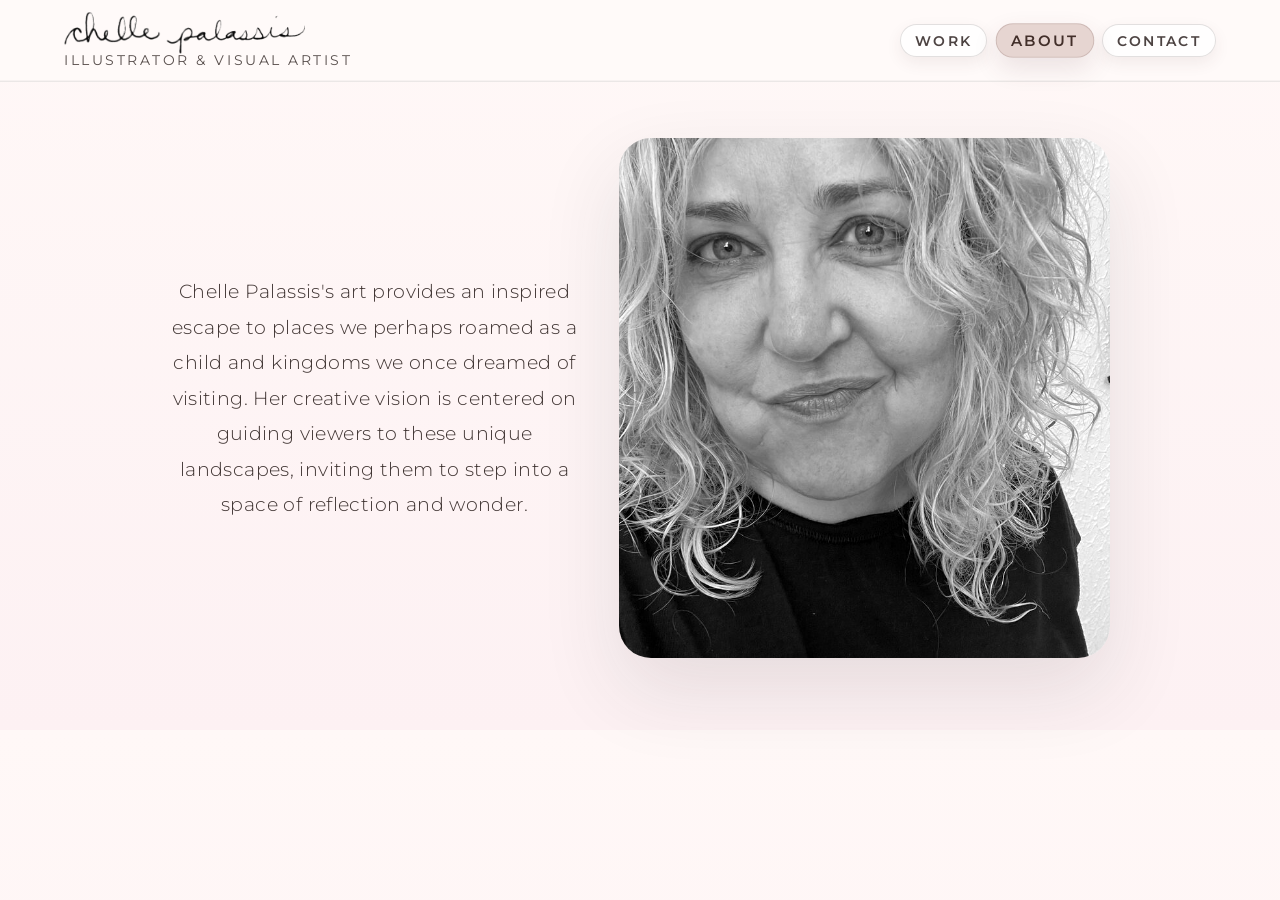
<file: about.html>
<!DOCTYPE html>
<html lang="en">
<head>
    <meta charset="UTF-8">
    <meta name="viewport" content="width=device-width, initial-scale=1.0">
    <title>Artist Portfolio</title>
    <link rel="stylesheet" href="css/style.css">
</head>
<body class="page-fade">

    <header class="main-header header-fade">
        <div class="header-content">
            <div class="branding">
                <img src="images/signature/chelle_signature-transparent-cropped.png" alt="Chelle Palassis signature" class="site-signature">
                <p>Illustrator &amp; Visual Artist</p>
            </div>
            <button class="nav-toggle" type="button" aria-expanded="false" aria-controls="site-nav" aria-label="Toggle navigation">
                <span></span>
                <span></span>
                <span></span>
            </button>
            <nav id="site-nav" class="site-nav">
                <a href="index.html">Work</a>
                <a href="about.html">About</a>
                <a href="contact.html">Contact</a>
            </nav>
        </div>
    </header>

    <main class="about-hero page-fade">
        <div class="about-hero__inner">
            <div class="about-hero__copy fade-in text-delay">
                <p>Chelle Palassis's art provides an inspired escape to places we perhaps roamed as a child and kingdoms we once dreamed of visiting. Her creative vision is centered on guiding viewers to these unique landscapes, inviting them to step into a space of reflection and wonder.</p>
            </div>
            <img src="images/medium/chelle_portrait-800.jpg" alt="Portrait of Chelle Palassis" class="about-hero__image fade-in image-delay">
        </div>
    </main>

    <script src="js/script.js"></script>
</body>
</html>
</file>
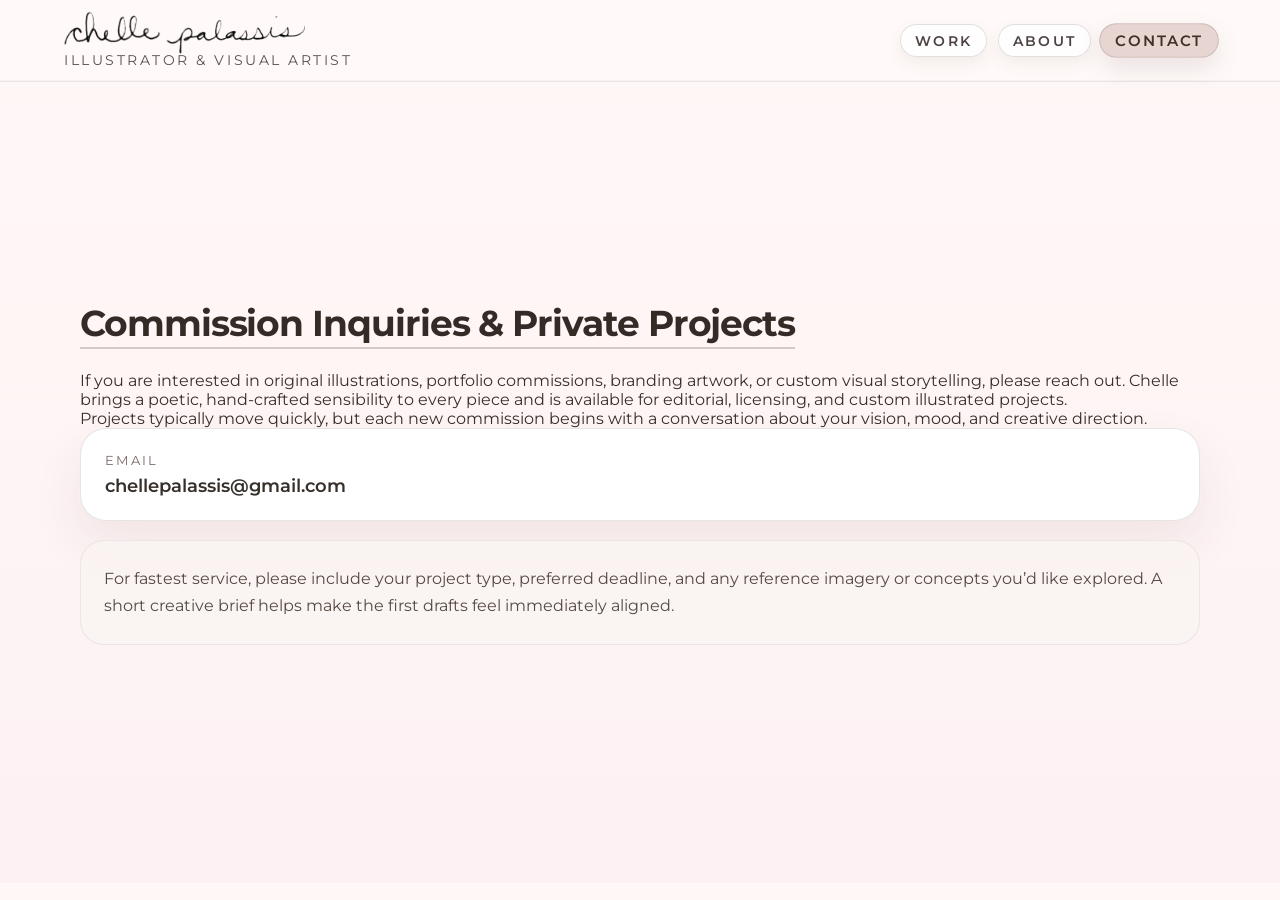
<file: contact.html>
<!DOCTYPE html>
<html lang="en">
<head>
    <meta charset="UTF-8">
    <meta name="viewport" content="width=device-width, initial-scale=1.0">
    <title>Artist Portfolio</title>
    <link rel="stylesheet" href="css/style.css">
</head>
<body class="page-fade">

    <header class="main-header header-fade">
        <div class="header-content">
            <div class="branding">
                <img src="images/signature/chelle_signature-transparent-cropped.png" alt="Chelle Palassis signature" class="site-signature">
                <p>Illustrator &amp; Visual Artist</p>
            </div>
            <button class="nav-toggle" type="button" aria-expanded="false" aria-controls="site-nav" aria-label="Toggle navigation">
                <span></span>
                <span></span>
                <span></span>
            </button>
            <nav id="site-nav" class="site-nav">
                <a href="index.html">Work</a>
                <a href="about.html">About</a>
                <a href="contact.html">Contact</a>
            </nav>
        </div>
    </header>

    <main class="contact-hero page-fade">
        <div class="contact-hero__inner">
            <div class="contact-hero__copy fade-in text-delay">
                <h2>Commission Inquiries & Private Projects</h2>
                <p>If you are interested in original illustrations, portfolio commissions, branding artwork, or custom visual storytelling, please reach out. Chelle brings a poetic, hand-crafted sensibility to every piece and is available for editorial, licensing, and custom illustrated projects.</p>
                <p>Projects typically move quickly, but each new commission begins with a conversation about your vision, mood, and creative direction.</p>
            </div>
            <div class="contact-hero__details fade-in image-delay">
                <div class="contact-card">
                    <p class="contact-label">Email</p>
                    <a href="mailto:chellepalassis@gmail.com">chellepalassis@gmail.com</a>
                </div>
                <div class="contact-note">
                    <p>For fastest service, please include your project type, preferred deadline, and any reference imagery or concepts you’d like explored. A short creative brief helps make the first drafts feel immediately aligned.</p>
                </div>
            </div>
        </div>
    </main>
    <script src="js/script.js"></script>
</body>
</html>
</file>
<file: css/style.css>
@import url('https://fonts.googleapis.com/css2?family=Mr+Bedfort&family=Montserrat:wght@400;500;600;700&display=swap');

/* General Reset */
* {
    margin: 0;
    padding: 0;
    box-sizing: border-box;
    font-family: 'Montserrat', 'Helvetica Neue', Arial, sans-serif;
    -webkit-font-smoothing: antialiased;
    -moz-osx-font-smoothing: grayscale;
}

.leckerli-one-regular {
  font-family: "Mr Bedfort", cursive;
  font-weight: 400;
  font-style: normal;
}

header h1 {
    font-family: 'Mr Bedfort', 'Trebuchet MS', 'Lucida Sans Unicode', 'Lucida Grande', 'Lucida Sans', Arial, sans-serif;
}

body {
    background: linear-gradient(180deg, #fff9f8 0%, #fcf1f3 40%, #fff8f7 100%);
    color: #362f2a;
    overflow-x: hidden;
}

/* Sticky Header */
.main-header {
    position: sticky;
    top: 0;
    background: rgba(255, 250, 249, 0.98);
    backdrop-filter: blur(12px);
    border-bottom: 1px solid rgba(0, 0, 0, 0.08);
    z-index: 1000;
    padding: 0.75rem 5%;
    box-shadow: inset 0 -1px 0 rgba(0, 0, 0, 0.03);
}

.header-content {
    display: flex;
    justify-content: space-between;
    align-items: center;
    max-width: 1200px;
    margin: 0 auto;
    gap: 1rem;
}

.branding {
    display: flex;
    flex-direction: column;
    align-items: flex-start;
    gap: 0.08rem;
}

.branding .site-signature {
    display: block;
    max-height: 2.6rem;
    width: auto;
    max-width: min(320px, 70vw);
    object-fit: contain;
    margin-bottom: -0.15rem;
}

.branding p {
    font-size: 0.88rem;
    color: #59504e;
    margin: 0;
    line-height: 1.2;
    letter-spacing: 0.18em;
    text-transform: uppercase;
}

body {
    background: linear-gradient(180deg, #fff8f7 0%, #fdf1f3 100%);
}

nav {
    display: flex;
    align-items: center;
    gap: 0.65rem;
}

.nav-toggle {
    display: none;
    flex-direction: column;
    justify-content: center;
    gap: 0.28rem;
    border: 0;
    background: transparent;
    padding: 0.2rem;
    cursor: pointer;
}

.nav-toggle span {
    display: block;
    width: 1.45rem;
    height: 2px;
    border-radius: 999px;
    background: #4d4342;
}

.site-nav a {
    text-decoration: none;
    color: #4d4342;
    margin-left: 0;
    font-weight: 600;
    text-transform: uppercase;
    letter-spacing: 0.16em;
    font-size: 0.9rem;
    padding: 0.42rem 0.88rem;
    border-radius: 999px;
    border: 1px solid rgba(77, 67, 66, 0.16);
    background: rgba(255, 255, 255, 0.82);
    box-shadow: 0 6px 16px rgba(93, 51, 56, 0.08);
    transition: color 0.25s ease, transform 0.2s ease, background 0.25s ease, box-shadow 0.25s ease, border-color 0.25s ease;
    transform-origin: center;
}

.site-nav a:hover,
.site-nav a.active {
    color: #422f2a;
    background: rgba(228, 210, 206, 0.92);
    border-color: rgba(128, 103, 96, 0.24);
    transform: scale(1.05);
    box-shadow: 0 10px 24px rgba(93, 51, 56, 0.12);
}

.site-nav a:hover {
    text-shadow: none;
}

@media (max-width: 640px) {
    .header-content {
        position: relative;
        align-items: center;
    }

    .nav-toggle {
        display: inline-flex;
        margin-left: auto;
        align-self: center;
    }

    .site-nav {
        display: none;
        position: absolute;
        top: calc(100% + 0.6rem);
        right: 0;
        flex-direction: column;
        align-items: stretch;
        gap: 0.5rem;
        padding: 0.8rem;
        min-width: 180px;
        background: rgba(255, 250, 249, 0.98);
        border: 1px solid rgba(77, 67, 66, 0.14);
        border-radius: 18px;
        box-shadow: 0 16px 36px rgba(93, 51, 56, 0.12);
        z-index: 1100;
    }

    .site-nav.is-open {
        display: flex;
    }

    .site-nav a {
        width: 100%;
        justify-content: center;
        text-align: center;
    }
}

/* About Hero */
.about-hero {
    padding: 3.5rem 5% 4.5rem;
}

.about-hero__inner {
    max-width: 940px;
    margin: 0 auto;
    display: grid;
    grid-template-columns: minmax(260px, 1fr) minmax(320px, 1.2fr);
    gap: 2.5rem;
    align-items: center;
    justify-content: center;
}

.about-hero__image {
    width: 100%;
    border-radius: 32px;
    box-shadow: 0 32px 80px rgba(93, 51, 56, 0.12);
    object-fit: cover;
    height: min(520px, 62vh);
    filter: grayscale(100%) contrast(1.05);
}

.about-hero__copy {
    display: flex;
    align-items: center;
    justify-content: center;
    text-align: center;
}

.about-hero__copy p {
    font-family: 'Montserrat', 'Helvetica Neue', Arial, sans-serif;
    font-weight: 300;
    font-size: clamp(1.2rem, 1.4vw, 1.55rem);
    line-height: 1.85;
    color: #403533;
    letter-spacing: 0.02em;
    max-width: 640px;
}

.fade-in {
    opacity: 0;
    transform: translateY(16px);
    animation: fadeInUp 0.9s ease forwards;
}

.fade-in-cascade {
    opacity: 0;
    transform: translateY(20px);
    animation: fadeInUp 0.75s ease forwards;
}

.header-fade {
    opacity: 0;
    transform: translateY(-10px);
    animation: fadeInUp 0.75s ease forwards;
    animation-delay: 0.08s;
}

.page-fade {
    opacity: 0;
    animation: pageFade 0.85s ease forwards;
    animation-delay: 0.12s;
}

.text-delay {
    animation-delay: 0.2s;
}

.image-delay {
    animation-delay: 0.55s;
}

.gallery-item:nth-child(1) { animation-delay: 0.18s; }
.gallery-item:nth-child(2) { animation-delay: 0.25s; }
.gallery-item:nth-child(3) { animation-delay: 0.32s; }
.gallery-item:nth-child(4) { animation-delay: 0.39s; }
.gallery-item:nth-child(5) { animation-delay: 0.46s; }
.gallery-item:nth-child(6) { animation-delay: 0.53s; }
.gallery-item:nth-child(7) { animation-delay: 0.60s; }
.gallery-item:nth-child(8) { animation-delay: 0.67s; }
.gallery-item:nth-child(9) { animation-delay: 0.74s; }
.gallery-item:nth-child(10) { animation-delay: 0.81s; }
.gallery-item:nth-child(11) { animation-delay: 0.88s; }
.gallery-item:nth-child(12) { animation-delay: 0.95s; }

@keyframes fadeInUp {
    to {
        opacity: 1;
        transform: translateY(0);
    }
}

@keyframes pageFade {
    to {
        opacity: 1;
    }
}

/* Contact Page */
.contact-hero {
    padding: 4rem 5rem 5rem;
    min-height: calc(100vh - 6.2rem);
    display: flex;
    align-items: center;
    justify-content: center;
}

@media (max-width: 768px) {
    .main-header {
        padding: 0.85rem 1rem;
    }

    .header-content {
        align-items: flex-start;
        flex-wrap: wrap;
    }

    .branding {
        width: 100%;
    }

    .branding .site-signature {
        max-height: 2.1rem;
        max-width: 220px;
    }

    .branding p {
        font-size: 0.72rem;
        letter-spacing: 0.12em;
    }

    nav {
        width: 100%;
        justify-content: flex-start;
        flex-wrap: wrap;
        gap: 0.45rem;
        margin-top: 0.45rem;
    }

    nav a {
        font-size: 0.74rem;
        padding: 0.38rem 0.62rem;
    }

    .about-hero,
    .contact-hero {
        padding: 2rem 1rem 3rem;
    }

    .about-hero__inner,
    .contact-hero__inner {
        grid-template-columns: 1fr;
        gap: 1.5rem;
    }

    .about-hero__image {
        height: auto;
        max-height: 460px;
    }

    .about-hero__copy p {
        font-size: 1rem;
        line-height: 1.75;
    }

    .contact-hero {
        min-height: auto;
        align-items: flex-start;
    }

    .contact-hero__copy h2 {
        font-size: 1.75rem;
        margin-bottom: 1.1rem;
    }

    .contact-hero__copy p {
        font-size: 1rem;
        margin-bottom: 1rem;
    }

    .contact-card,
    .contact-note {
        padding: 1.15rem 1rem;
    }

    .contact-card a {
        font-size: 1rem;
        word-break: break-word;
    }

    .contact-hero__inner {
        max-width: 940px;
        width: 100%;
        display: grid;
        grid-template-columns: minmax(320px, 1.1fr) minmax(280px, 1fr);
        gap: 2.5rem;
        align-items: start;
    }
}

@media (max-width: 768px) {
    .header-content {
        align-items: center;
        flex-wrap: wrap;
    }

    .about-hero__inner,
    .contact-hero__inner {
        grid-template-columns: 1fr;
    }

    nav {
        width: auto;
        justify-content: flex-start;
        flex-wrap: wrap;
        gap: 0.45rem;
        margin-top: 0.45rem;
    }
}

@media (max-width: 640px) {
    .contact-hero {
        min-height: auto;
        padding: 1.6rem 0.8rem 2.4rem;
    }

    .contact-hero__inner {
        gap: 1rem;
        width: 100%;
    }

    .contact-hero__copy {
        text-align: left;
        align-items: flex-start;
    }

    .contact-hero__copy h2 {
        font-size: 1.9rem;
        margin-bottom: 1.2rem;
        padding-bottom: 0.35rem;
        border-bottom: 3px solid rgba(77, 67, 66, 0.24);
        display: inline-block;
    }

    .contact-hero__copy p {
        font-size: 1rem;
        margin-bottom: 1rem;
    }

    .contact-hero__details {
        width: 100%;
    }

    .contact-card,
    .contact-note {
        padding: 1.1rem 0.95rem;
    }

    .contact-hero__inner {
        display: grid;
        grid-template-columns: 1fr;
        gap: 1rem;
    }
}

.contact-hero__copy h2 {
    font-size: clamp(2rem, 2.8vw, 2.6rem);
    line-height: 1.05;
    margin-bottom: 1.4rem;
    letter-spacing: -0.03em;
    color: #342b26;
    position: relative;
        padding-bottom: 0.25rem;
        border-bottom: 2px solid rgba(77, 67, 66, 0.24);
        display: inline-block;
        width: fit-content;
    }

    .contact-hero__copy h2::after {
        display: none;
}

.contact-hero__details {
    display: grid;
    gap: 1.2rem;
}

.contact-card {
    background: rgba(255, 255, 255, 0.92);
    border: 1px solid rgba(77, 67, 66, 0.14);
    border-radius: 26px;
    padding: 1.45rem 1.5rem;
    box-shadow: 0 22px 50px rgba(93, 51, 56, 0.08);
}

.contact-label {
    margin: 0 0 0.35rem;
    font-size: 0.82rem;
    letter-spacing: 0.18em;
    text-transform: uppercase;
    color: #7a6a67;
}

.contact-card a {
    color: #362f2a;
    text-decoration: none;
    font-size: 1.15rem;
    font-weight: 600;
}

.contact-card a:hover {
    color: #1f1613;
}

.contact-note {
    background: rgba(250, 244, 241, 0.86);
    border-radius: 24px;
    border: 1px solid rgba(77, 67, 66, 0.08);
    padding: 1.5rem 1.45rem;
    color: #554942;
    font-size: 1rem;
    line-height: 1.7;
}

/* Gallery Grid */
.gallery-container {
    display: grid;
    grid-template-columns: repeat(auto-fit, minmax(280px, 1fr));
    gap: 22px;
    padding: 2rem 5%;
    max-width: 1400px;
    margin: 0 auto;
}

.gallery-item {
    position: relative;
    overflow: hidden;
    cursor: pointer;
    background: #f8f0f1;
    aspect-ratio: 1 / 1;
    border-radius: 28px;
    box-shadow: 0 18px 45px rgba(93, 51, 56, 0.08);
    transition: transform 0.35s ease, box-shadow 0.35s ease;
}

.gallery-item:hover {
    transform: translateY(-4px);
    box-shadow: 0 28px 60px rgba(93, 51, 56, 0.14);
}

.gallery-item img {
    width: 100%;
    height: 100%;
    object-fit: cover;
    transition: transform 0.5s ease;
}

/* Hover Effect */
.gallery-item:hover img {
    transform: scale(1.05);
}

.overlay {
    position: absolute;
    top: 0;
    left: 0;
    width: 100%;
    height: 100%;
    background: rgba(180, 164, 164, 0.3);
    display: flex;
    align-items: center;
    justify-content: center;
    opacity: 0;
    transition: opacity 0.3s;
}

.gallery-item:hover .overlay {
    opacity: 1;
}

.overlay span {
    color: rgb(233, 221, 221);
    border: 1px solid white;
    padding: 8px 16px;
}

/* Lightbox Modal */
.lightbox {
    display: none;
    position: fixed;
    top: 0; left: 0;
    width: 100%; height: 100%;
    background: rgba(0,0,0,0.9);
    z-index: 2000;
    justify-content: center;
    align-items: center;
}

.lightbox-content img {
    max-width: 90vw;
    max-height: 80vh;
    box-shadow: 0 0 20px rgba(0,0,0,0.5);
}

.close, .prev, .next {
    position: absolute;
    color: white;
    font-size: 2rem;
    cursor: pointer;
    background: none;
    border: none;
    padding: 20px;
}

.close { top: 20px; right: 30px; }
.prev { left: 20px; }
.next { right: 20px; }
</file>
